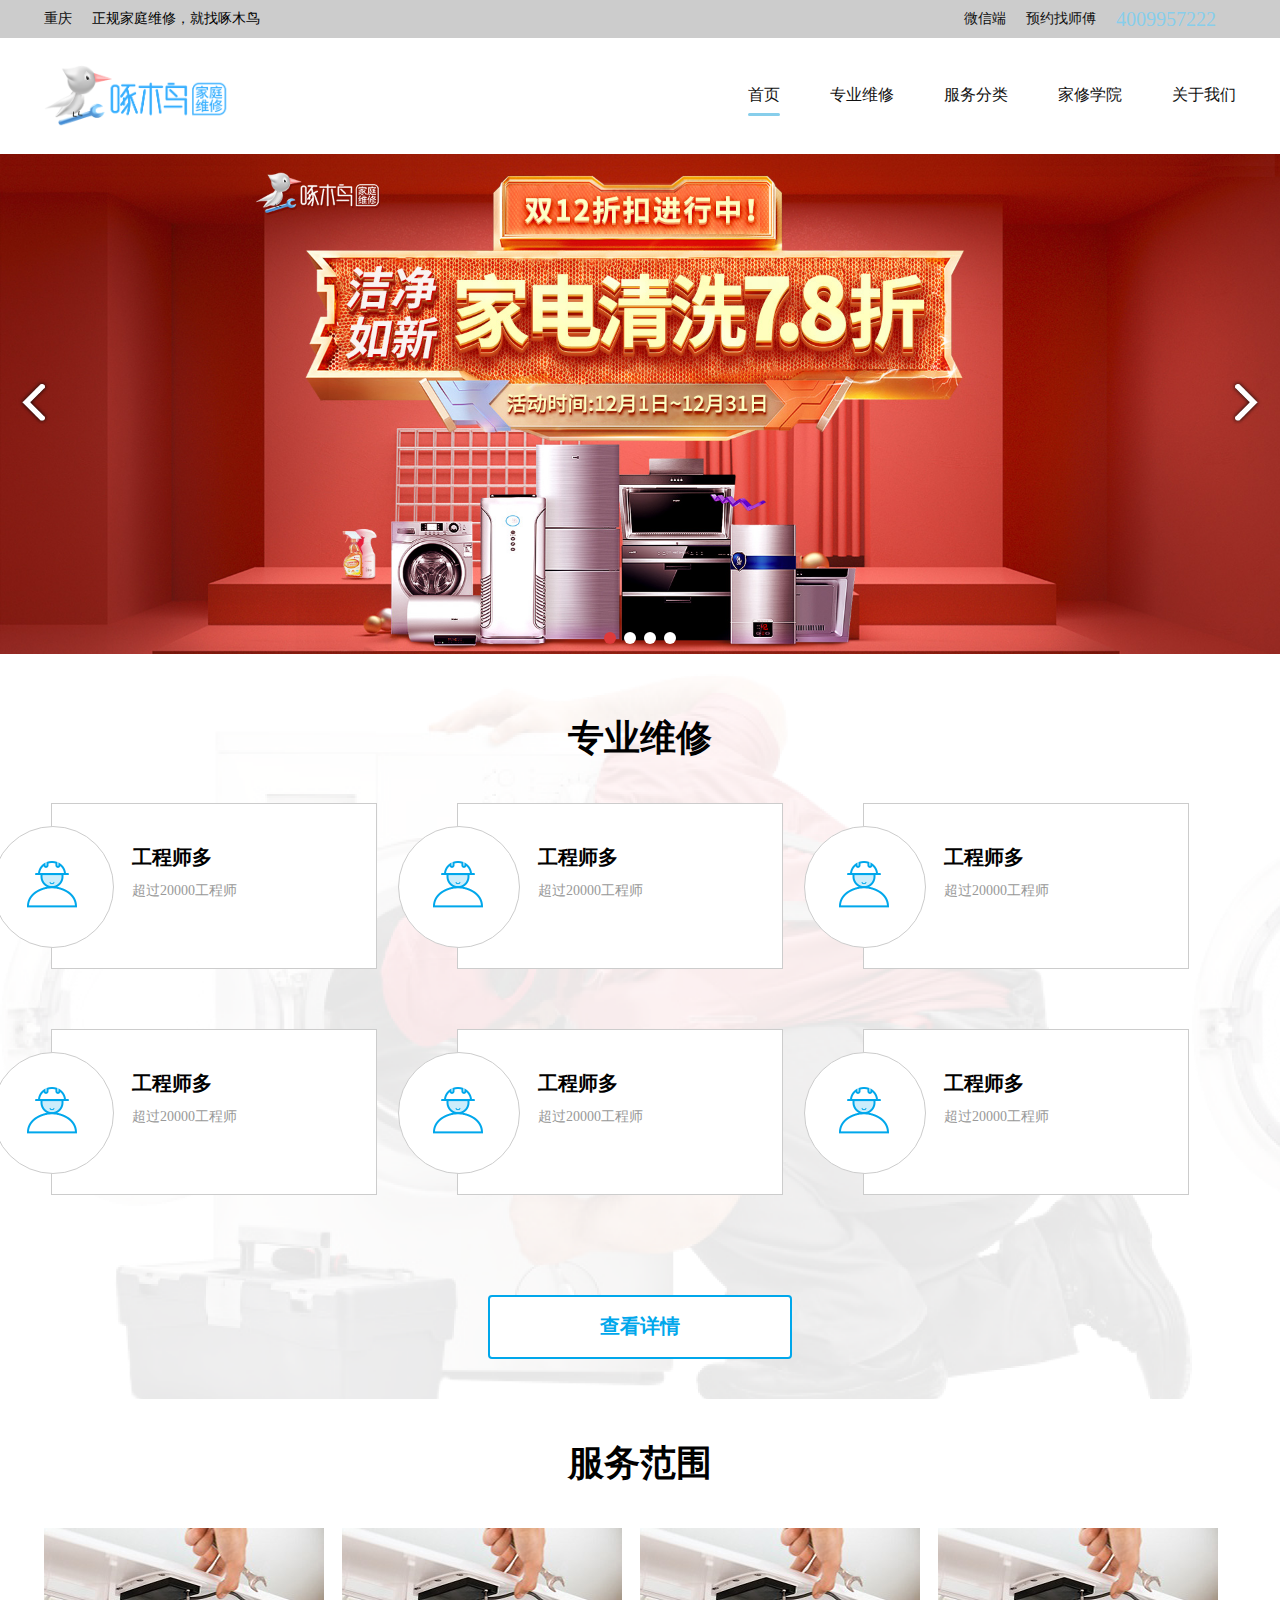
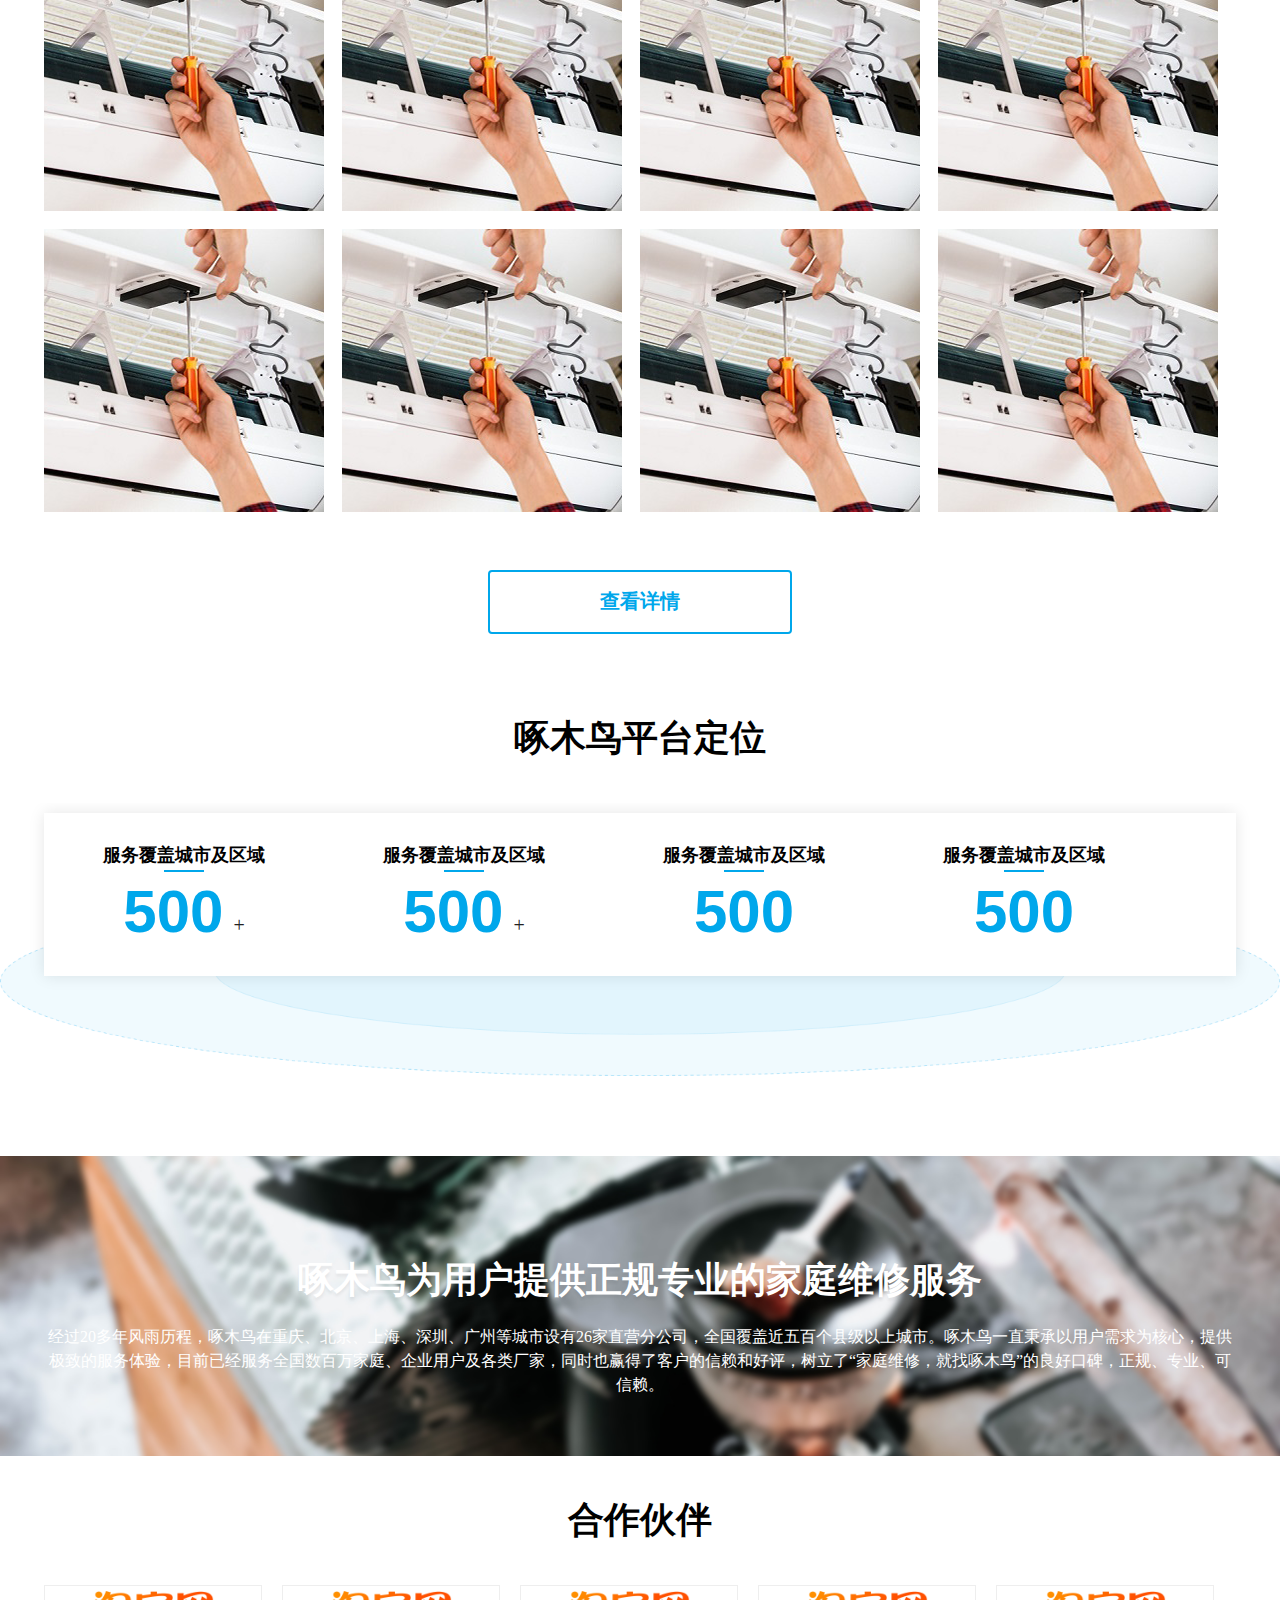
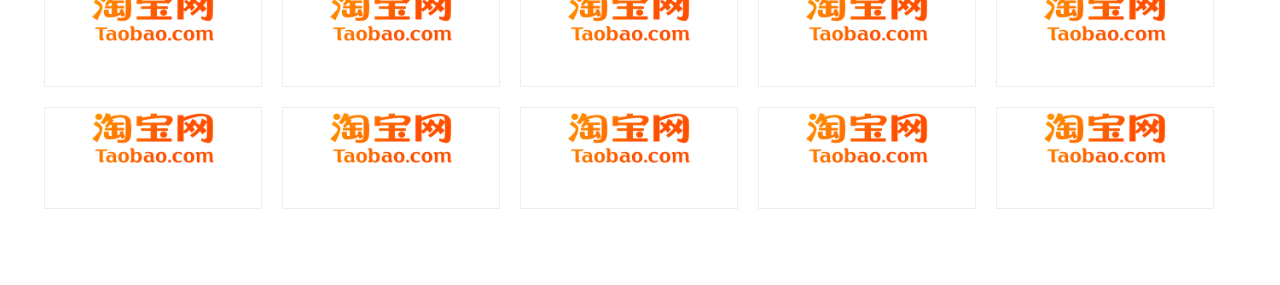
<file: index.html>
<!DOCTYPE html>
<html lang="en">

<head>
    <meta charset="UTF-8">
    <meta name="viewport" content="width=device-width, initial-scale=1.0">
    <title>Document</title>
    <link rel="stylesheet" href="css/reset.css">
    <link rel="stylesheet" href="css/public.css">
    <link rel="stylesheet" href="css/index.css">
    <link rel="stylesheet" href="css/indext.css">
    <link rel="stylesheet" href="css/ft-carousel.css">
</head>

<body>
    <header>
        <div class="header_bar">
            <div class="container clear">
                <div class="container_left">
                    <i></i>
                    <a href="" class="curr">重庆</a>
                    <h3>正规家庭维修，就找啄木鸟</h3>
                </div>
                <div class="container_right">
                    <a href="" class="curr">微信端</a>
                    <a href="" title="预约找师傅">
                        <h3>预约找师傅</h3>
                    </a>
                    <a href="" title="4009957222">
                        <i></i>
                        <h3 class="tel">4009957222</h3>
                    </a>

                </div>
            </div>
        </div>
        <div class="header_nav">
            <div class="container">
                <h2><img src="img/index/a2.png" alt=""></h2>
                <ul>
                    <li class="index">
                        <a href="">首页</a>
                    </li>
                    <li class="repair">
                        <a href="">专业维修</a>
                    </li>
                    <li class="service">
                        <a href="">服务分类</a>
                    </li>
                    <li class="news">
                        <a href="">家修学院</a>
                        <div class="container_news_layer">
                            <a href="">家修问答</a>
                            <a href="">行业资讯</a>
                        </div>
                    </li>
                    <li class="about">
                        <a href="">关于我们</a>
                    </li>
                    <div class="slider"></div>
                </ul>
            </div>
        </div>
    </header>
    <!-- 轮播 -->
    <div class="banner">
        <div class="example">
            <div class="ft-carousel" id="carousel_1">
                <ul class="carousel-inner">
                    <li class="carousel-item"><img src="img/index/a3.jpg" /></li>
                    <li class="carousel-item"><img src="img/index/a4.jpg" /></li>
                    <li class="carousel-item"><img src="img/index/a5.png" /></li>
                    <li class="carousel-item"><img src="img/index/a6.jpg" /></li>
                </ul>
            </div>
        </div>
    </div>
    <!-- 专业维修 -->
    <div class="repair_part">
        <div class="part_title">
            <h3>专业维修</h3>
        </div>
        <ul>
        </ul>
        <div class="part_link">
            <a href="#">查看详情</a>
        </div>
    </div>
    <!-- 服务范围 -->
    <div class="ser_part">
        <h3>服务范围</h3>
    </div>
    <div class="ser_part_pic">
        <ul>
        </ul>
    </div>
    <div class="part_link">
        <a href="#">查看详情</a>
    </div>
    <!-- 平台定位 -->
    <div class="part_title">
        <h3>啄木鸟平台定位</h3>
    </div>
    <div class="data_part">
        <ul class="part_content">
        </ul>
    </div>
    <div class="conment_part">
        <div class="title">啄木鸟为用户提供正规专业的家庭维修服务</div>
        <div class="desc">经过20多年风雨历程，啄木鸟在重庆、北京、上海、深圳、广州等城市设有26家直营分公司，全国覆盖近五百个县级以上城市。啄木鸟一直秉承以用户需求为核心，提供极致的服务体验，目前已经服务全国数百万家庭、企业用户及各类厂家，同时也赢得了客户的信赖和好评，树立了“家庭维修，就找啄木鸟”的良好口碑，正规、专业、可信赖。</div>
    </div>
    <!-- 合作伙伴 -->
    <div class="partner_part">
        <div class="part_title">
            <h3>合作伙伴</h3>
        </div>
    </div>
    <div class="carousel_part">
        <div class="carousel_container">
        </div>
    </div>

    <footer>

    </footer>
    <script src="js/jquery-1.11.3.js"></script>
    <script src="js/ft-carousel.min.js" type="text/javascript" charset="utf-8"></script>
    <script src="js/index.js"></script>
</body>

</html>
</file>
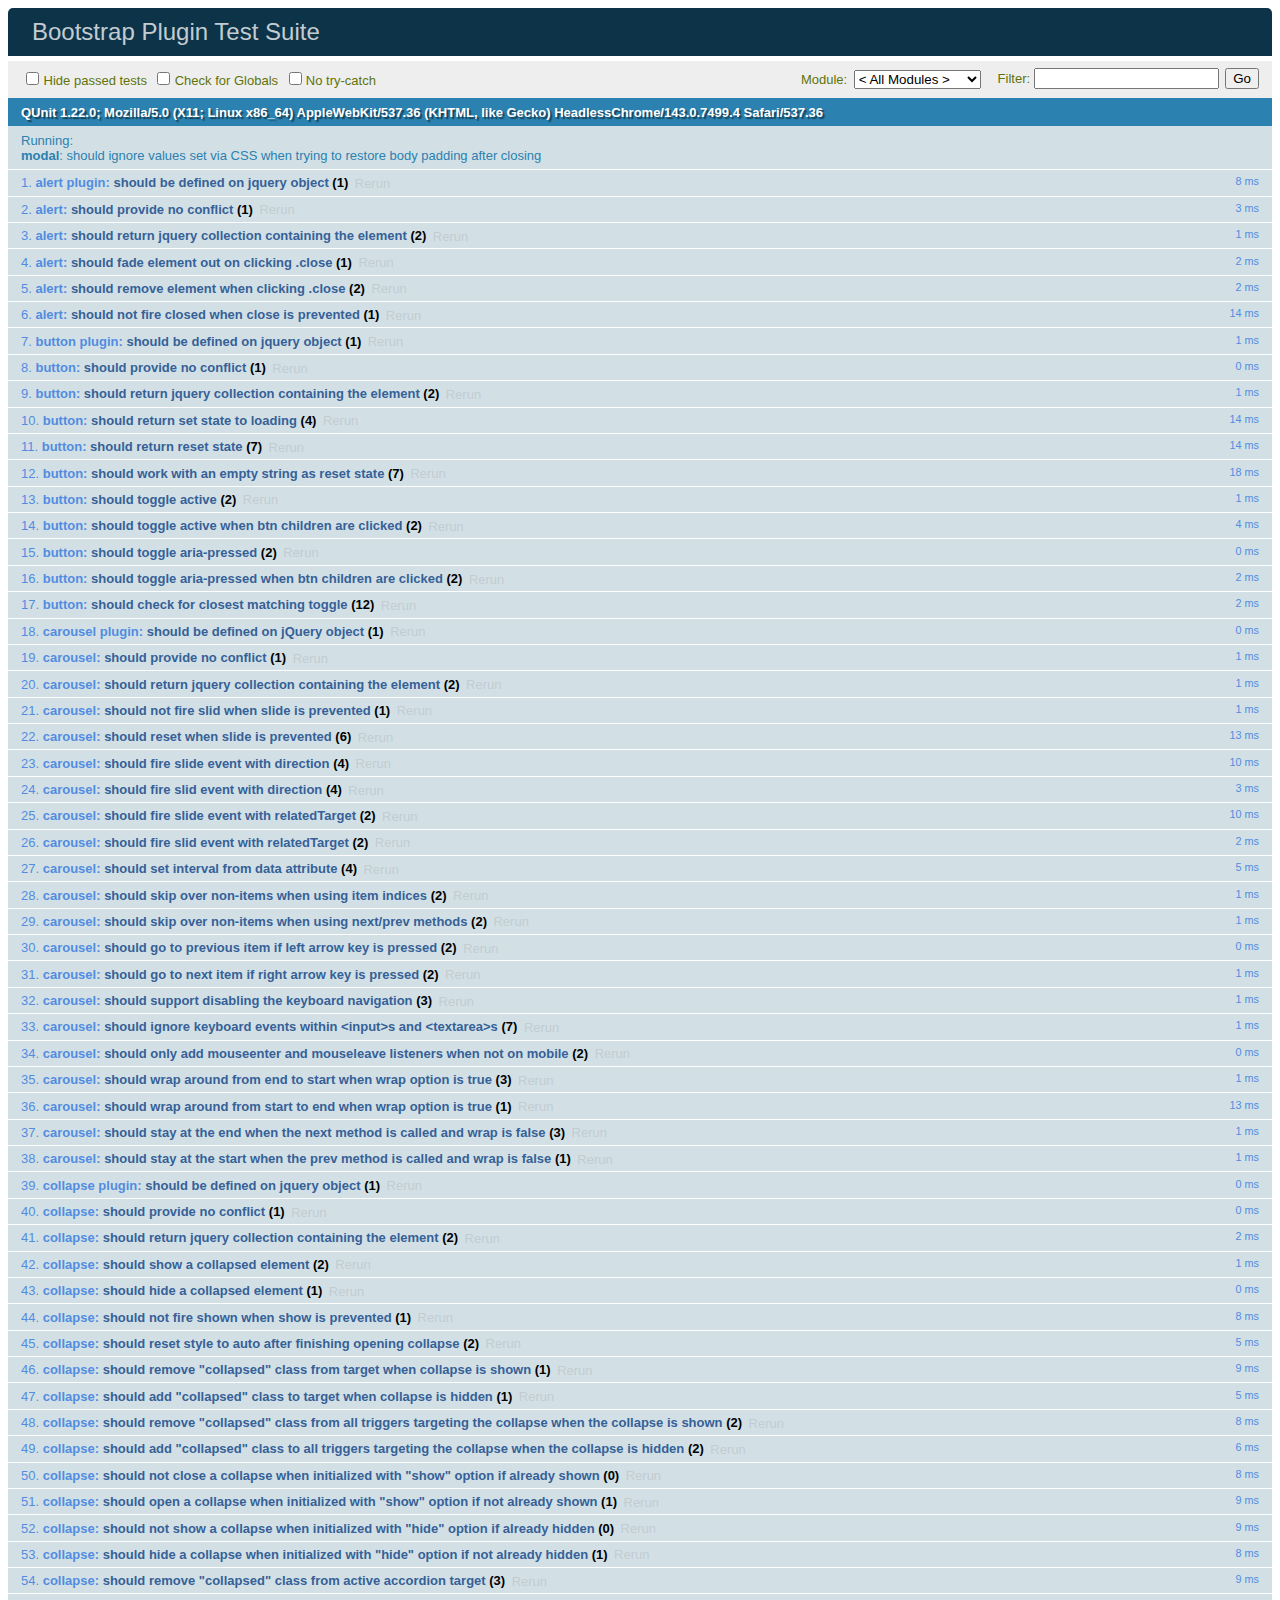
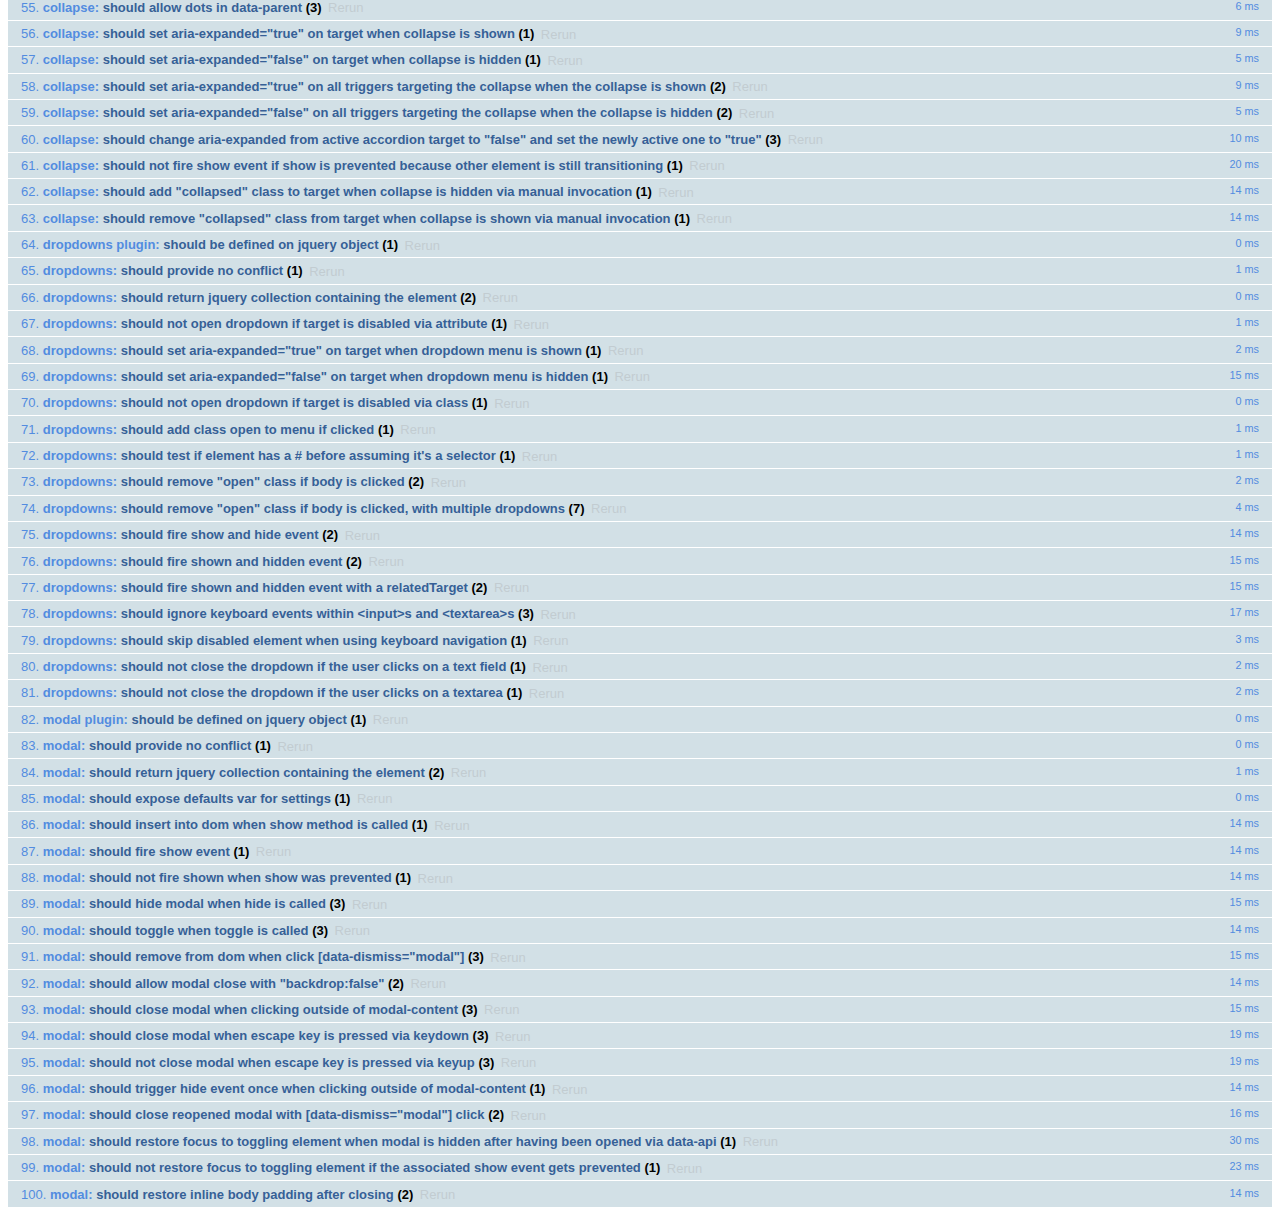
<file: bootstrap-3.3.7/bootstrap-3.3.7/js/tests/index.html>
<!DOCTYPE html>
<html>
  <head>
    <meta charset="utf-8">
    <title>Bootstrap Plugin Test Suite</title>
    <meta name="viewport" content="width=device-width, initial-scale=1">

    <!-- jQuery -->
    <script src="vendor/jquery.min.js"></script>
    <script>
      // Disable jQuery event aliases to ensure we don't accidentally use any of them
      (function () {
        var eventAliases = [
          'blur',
          'focus',
          'focusin',
          'focusout',
          'load',
          'resize',
          'scroll',
          'unload',
          'click',
          'dblclick',
          'mousedown',
          'mouseup',
          'mousemove',
          'mouseover',
          'mouseout',
          'mouseenter',
          'mouseleave',
          'change',
          'select',
          'submit',
          'keydown',
          'keypress',
          'keyup',
          'error',
          'contextmenu',
          'hover',
          'bind',
          'unbind',
          'delegate',
          'undelegate'
        ]
        for (var i = 0; i < eventAliases.length; i++) {
          var eventAlias = eventAliases[i]
          $.fn[eventAlias] = function () {
            throw new Error('Using the ".' + eventAlias + '()" method is not allowed, so that Bootstrap can be compatible with custom jQuery builds which exclude the "event aliases" module that defines said method. See https://github.com/twbs/bootstrap/blob/master/CONTRIBUTING.md#js')
          }
        }
      })()
    </script>

    <!-- QUnit -->
    <link rel="stylesheet" href="vendor/qunit.css" media="screen">
    <script src="vendor/qunit.js"></script>
    <script>
      // See https://github.com/axemclion/grunt-saucelabs#test-result-details-with-qunit
      var log = []
      // Require assert.expect in each test
      QUnit.config.requireExpects = true
      QUnit.done(function (testResults) {
        var tests = []
        for (var i = 0, len = log.length; i < len; i++) {
          var details = log[i]
          tests.push({
            name: details.name,
            result: details.result,
            expected: details.expected,
            actual: details.actual,
            source: details.source
          })
        }
        testResults.tests = tests

        window.global_test_results = testResults
      })

      QUnit.testStart(function (testDetails) {
        $(window).scrollTop(0)
        QUnit.log(function (details) {
          if (!details.result) {
            details.name = testDetails.name
            log.push(details)
          }
        })
      })

      // Cleanup
      QUnit.testDone(function () {
        $('#qunit-fixture').empty()
        $('#modal-test, .modal-backdrop').remove()
      })

      // Display fixture on-screen on iOS to avoid false positives
      if (/iPhone|iPad|iPod/.test(navigator.userAgent)) {
        QUnit.begin(function() {
          $('#qunit-fixture').css({ top: 0, left: 0 })
        })

        QUnit.done(function () {
          $('#qunit-fixture').css({ top: '', left: '' })
        })
      }

      // Disable deprecated global QUnit method aliases in preparation for QUnit v2
      (function () {
        var methodNames = [
          'async',
          'asyncTest',
          'deepEqual',
          'equal',
          'expect',
          'module',
          'notDeepEqual',
          'notEqual',
          'notPropEqual',
          'notStrictEqual',
          'ok',
          'propEqual',
          'push',
          'start',
          'stop',
          'strictEqual',
          'test',
          'throws'
        ];
        for (var i = 0; i < methodNames.length; i++) {
          var methodName = methodNames[i];
          window[methodName] = undefined;
        }
      })();
    </script>

    <!-- Plugin sources -->
    <script>$.support.transition = false</script>
    <script src="../../js/alert.js"></script>
    <script src="../../js/button.js"></script>
    <script src="../../js/carousel.js"></script>
    <script src="../../js/collapse.js"></script>
    <script src="../../js/dropdown.js"></script>
    <script src="../../js/modal.js"></script>
    <script src="../../js/scrollspy.js"></script>
    <script src="../../js/tab.js"></script>
    <script src="../../js/tooltip.js"></script>
    <script src="../../js/popover.js"></script>
    <script src="../../js/affix.js"></script>

    <!-- Unit tests -->
    <script src="unit/alert.js"></script>
    <script src="unit/button.js"></script>
    <script src="unit/carousel.js"></script>
    <script src="unit/collapse.js"></script>
    <script src="unit/dropdown.js"></script>
    <script src="unit/modal.js"></script>
    <script src="unit/scrollspy.js"></script>
    <script src="unit/tab.js"></script>
    <script src="unit/tooltip.js"></script>
    <script src="unit/popover.js"></script>
    <script src="unit/affix.js"></script>

  </head>
  <body>
    <div id="qunit-container">
      <div id="qunit"></div>
      <div id="qunit-fixture"></div>
    </div>
  </body>
</html>
</file>
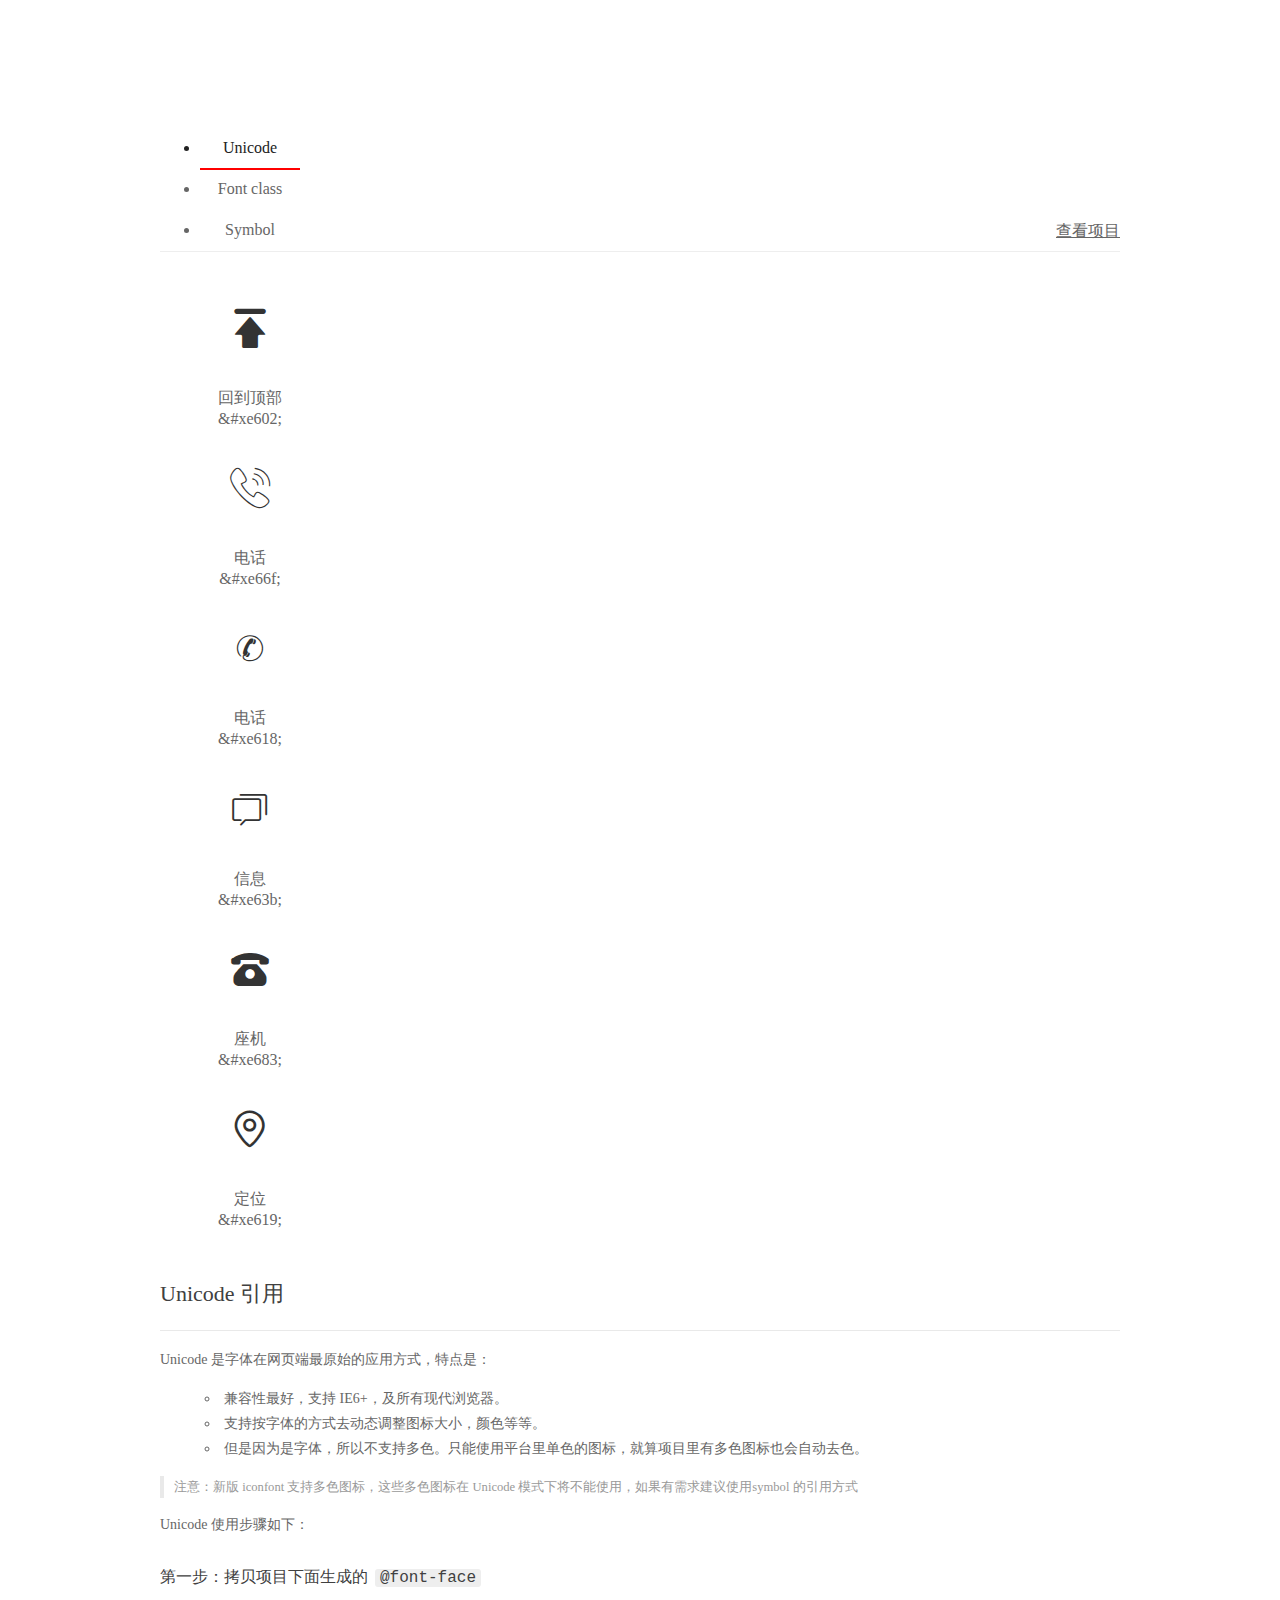
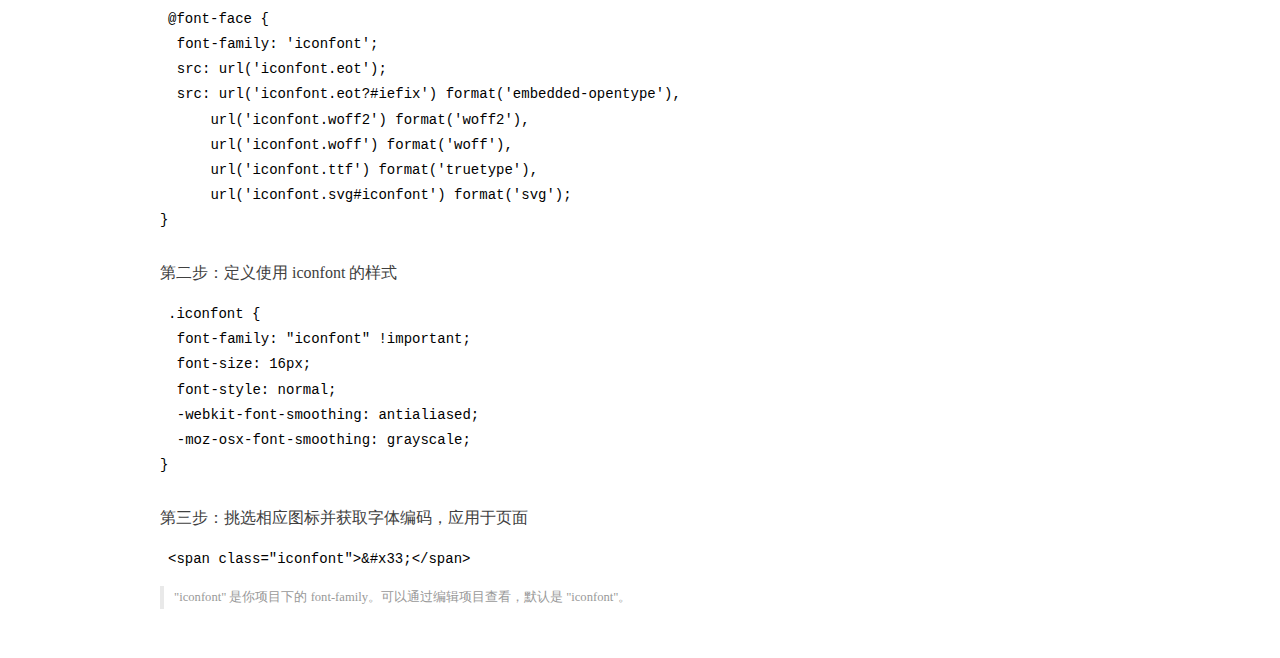
<file: font/demo_index.html>
<!DOCTYPE html>
<html>
<head>
  <meta charset="utf-8"/>
  <title>IconFont Demo</title>
  <link rel="shortcut icon" href="https://img.alicdn.com/tps/i4/TB1_oz6GVXXXXaFXpXXJDFnIXXX-64-64.ico" type="image/x-icon"/>
  <link rel="stylesheet" href="https://g.alicdn.com/thx/cube/1.3.2/cube.min.css">
  <link rel="stylesheet" href="demo.css">
  <link rel="stylesheet" href="iconfont.css">
  <script src="iconfont.js"></script>
  <!-- jQuery -->
  <script src="https://a1.alicdn.com/oss/uploads/2018/12/26/7bfddb60-08e8-11e9-9b04-53e73bb6408b.js"></script>
  <!-- 代码高亮 -->
  <script src="https://a1.alicdn.com/oss/uploads/2018/12/26/a3f714d0-08e6-11e9-8a15-ebf944d7534c.js"></script>
</head>
<body>
  <div class="main">
    <h1 class="logo"><a href="https://www.iconfont.cn/" title="iconfont 首页" target="_blank">&#xe86b;</a></h1>
    <div class="nav-tabs">
      <ul id="tabs" class="dib-box">
        <li class="dib active"><span>Unicode</span></li>
        <li class="dib"><span>Font class</span></li>
        <li class="dib"><span>Symbol</span></li>
      </ul>
      
      <a href="https://www.iconfont.cn/manage/index?manage_type=myprojects&projectId=2280062" target="_blank" class="nav-more">查看项目</a>
      
    </div>
    <div class="tab-container">
      <div class="content unicode" style="display: block;">
          <ul class="icon_lists dib-box">
          
            <li class="dib">
              <span class="icon iconfont">&#xe602;</span>
                <div class="name">回到顶部</div>
                <div class="code-name">&amp;#xe602;</div>
              </li>
          
            <li class="dib">
              <span class="icon iconfont">&#xe66f;</span>
                <div class="name">电话</div>
                <div class="code-name">&amp;#xe66f;</div>
              </li>
          
            <li class="dib">
              <span class="icon iconfont">&#xe618;</span>
                <div class="name">电话</div>
                <div class="code-name">&amp;#xe618;</div>
              </li>
          
            <li class="dib">
              <span class="icon iconfont">&#xe63b;</span>
                <div class="name">信息</div>
                <div class="code-name">&amp;#xe63b;</div>
              </li>
          
            <li class="dib">
              <span class="icon iconfont">&#xe683;</span>
                <div class="name">座机</div>
                <div class="code-name">&amp;#xe683;</div>
              </li>
          
            <li class="dib">
              <span class="icon iconfont">&#xe619;</span>
                <div class="name">定位</div>
                <div class="code-name">&amp;#xe619;</div>
              </li>
          
          </ul>
          <div class="article markdown">
          <h2 id="unicode-">Unicode 引用</h2>
          <hr>

          <p>Unicode 是字体在网页端最原始的应用方式，特点是：</p>
          <ul>
            <li>兼容性最好，支持 IE6+，及所有现代浏览器。</li>
            <li>支持按字体的方式去动态调整图标大小，颜色等等。</li>
            <li>但是因为是字体，所以不支持多色。只能使用平台里单色的图标，就算项目里有多色图标也会自动去色。</li>
          </ul>
          <blockquote>
            <p>注意：新版 iconfont 支持多色图标，这些多色图标在 Unicode 模式下将不能使用，如果有需求建议使用symbol 的引用方式</p>
          </blockquote>
          <p>Unicode 使用步骤如下：</p>
          <h3 id="-font-face">第一步：拷贝项目下面生成的 <code>@font-face</code></h3>
<pre><code class="language-css"
>@font-face {
  font-family: 'iconfont';
  src: url('iconfont.eot');
  src: url('iconfont.eot?#iefix') format('embedded-opentype'),
      url('iconfont.woff2') format('woff2'),
      url('iconfont.woff') format('woff'),
      url('iconfont.ttf') format('truetype'),
      url('iconfont.svg#iconfont') format('svg');
}
</code></pre>
          <h3 id="-iconfont-">第二步：定义使用 iconfont 的样式</h3>
<pre><code class="language-css"
>.iconfont {
  font-family: "iconfont" !important;
  font-size: 16px;
  font-style: normal;
  -webkit-font-smoothing: antialiased;
  -moz-osx-font-smoothing: grayscale;
}
</code></pre>
          <h3 id="-">第三步：挑选相应图标并获取字体编码，应用于页面</h3>
<pre>
<code class="language-html"
>&lt;span class="iconfont"&gt;&amp;#x33;&lt;/span&gt;
</code></pre>
          <blockquote>
            <p>"iconfont" 是你项目下的 font-family。可以通过编辑项目查看，默认是 "iconfont"。</p>
          </blockquote>
          </div>
      </div>
      <div class="content font-class">
        <ul class="icon_lists dib-box">
          
          <li class="dib">
            <span class="icon iconfont icon-tubiao02"></span>
            <div class="name">
              回到顶部
            </div>
            <div class="code-name">.icon-tubiao02
            </div>
          </li>
          
          <li class="dib">
            <span class="icon iconfont icon-dianhua"></span>
            <div class="name">
              电话
            </div>
            <div class="code-name">.icon-dianhua
            </div>
          </li>
          
          <li class="dib">
            <span class="icon iconfont icon-iconfontzhizuobiaozhun25"></span>
            <div class="name">
              电话
            </div>
            <div class="code-name">.icon-iconfontzhizuobiaozhun25
            </div>
          </li>
          
          <li class="dib">
            <span class="icon iconfont icon-xinxi"></span>
            <div class="name">
              信息
            </div>
            <div class="code-name">.icon-xinxi
            </div>
          </li>
          
          <li class="dib">
            <span class="icon iconfont icon-zuoji"></span>
            <div class="name">
              座机
            </div>
            <div class="code-name">.icon-zuoji
            </div>
          </li>
          
          <li class="dib">
            <span class="icon iconfont icon-dingwei"></span>
            <div class="name">
              定位
            </div>
            <div class="code-name">.icon-dingwei
            </div>
          </li>
          
        </ul>
        <div class="article markdown">
        <h2 id="font-class-">font-class 引用</h2>
        <hr>

        <p>font-class 是 Unicode 使用方式的一种变种，主要是解决 Unicode 书写不直观，语意不明确的问题。</p>
        <p>与 Unicode 使用方式相比，具有如下特点：</p>
        <ul>
          <li>兼容性良好，支持 IE8+，及所有现代浏览器。</li>
          <li>相比于 Unicode 语意明确，书写更直观。可以很容易分辨这个 icon 是什么。</li>
          <li>因为使用 class 来定义图标，所以当要替换图标时，只需要修改 class 里面的 Unicode 引用。</li>
          <li>不过因为本质上还是使用的字体，所以多色图标还是不支持的。</li>
        </ul>
        <p>使用步骤如下：</p>
        <h3 id="-fontclass-">第一步：引入项目下面生成的 fontclass 代码：</h3>
<pre><code class="language-html">&lt;link rel="stylesheet" href="./iconfont.css"&gt;
</code></pre>
        <h3 id="-">第二步：挑选相应图标并获取类名，应用于页面：</h3>
<pre><code class="language-html">&lt;span class="iconfont icon-xxx"&gt;&lt;/span&gt;
</code></pre>
        <blockquote>
          <p>"
            iconfont" 是你项目下的 font-family。可以通过编辑项目查看，默认是 "iconfont"。</p>
        </blockquote>
      </div>
      </div>
      <div class="content symbol">
          <ul class="icon_lists dib-box">
          
            <li class="dib">
                <svg class="icon svg-icon" aria-hidden="true">
                  <use xlink:href="#icon-tubiao02"></use>
                </svg>
                <div class="name">回到顶部</div>
                <div class="code-name">#icon-tubiao02</div>
            </li>
          
            <li class="dib">
                <svg class="icon svg-icon" aria-hidden="true">
                  <use xlink:href="#icon-dianhua"></use>
                </svg>
                <div class="name">电话</div>
                <div class="code-name">#icon-dianhua</div>
            </li>
          
            <li class="dib">
                <svg class="icon svg-icon" aria-hidden="true">
                  <use xlink:href="#icon-iconfontzhizuobiaozhun25"></use>
                </svg>
                <div class="name">电话</div>
                <div class="code-name">#icon-iconfontzhizuobiaozhun25</div>
            </li>
          
            <li class="dib">
                <svg class="icon svg-icon" aria-hidden="true">
                  <use xlink:href="#icon-xinxi"></use>
                </svg>
                <div class="name">信息</div>
                <div class="code-name">#icon-xinxi</div>
            </li>
          
            <li class="dib">
                <svg class="icon svg-icon" aria-hidden="true">
                  <use xlink:href="#icon-zuoji"></use>
                </svg>
                <div class="name">座机</div>
                <div class="code-name">#icon-zuoji</div>
            </li>
          
            <li class="dib">
                <svg class="icon svg-icon" aria-hidden="true">
                  <use xlink:href="#icon-dingwei"></use>
                </svg>
                <div class="name">定位</div>
                <div class="code-name">#icon-dingwei</div>
            </li>
          
          </ul>
          <div class="article markdown">
          <h2 id="symbol-">Symbol 引用</h2>
          <hr>

          <p>这是一种全新的使用方式，应该说这才是未来的主流，也是平台目前推荐的用法。相关介绍可以参考这篇<a href="">文章</a>
            这种用法其实是做了一个 SVG 的集合，与另外两种相比具有如下特点：</p>
          <ul>
            <li>支持多色图标了，不再受单色限制。</li>
            <li>通过一些技巧，支持像字体那样，通过 <code>font-size</code>, <code>color</code> 来调整样式。</li>
            <li>兼容性较差，支持 IE9+，及现代浏览器。</li>
            <li>浏览器渲染 SVG 的性能一般，还不如 png。</li>
          </ul>
          <p>使用步骤如下：</p>
          <h3 id="-symbol-">第一步：引入项目下面生成的 symbol 代码：</h3>
<pre><code class="language-html">&lt;script src="./iconfont.js"&gt;&lt;/script&gt;
</code></pre>
          <h3 id="-css-">第二步：加入通用 CSS 代码（引入一次就行）：</h3>
<pre><code class="language-html">&lt;style&gt;
.icon {
  width: 1em;
  height: 1em;
  vertical-align: -0.15em;
  fill: currentColor;
  overflow: hidden;
}
&lt;/style&gt;
</code></pre>
          <h3 id="-">第三步：挑选相应图标并获取类名，应用于页面：</h3>
<pre><code class="language-html">&lt;svg class="icon" aria-hidden="true"&gt;
  &lt;use xlink:href="#icon-xxx"&gt;&lt;/use&gt;
&lt;/svg&gt;
</code></pre>
          </div>
      </div>

    </div>
  </div>
  <script>
  $(document).ready(function () {
      $('.tab-container .content:first').show()

      $('#tabs li').click(function (e) {
        var tabContent = $('.tab-container .content')
        var index = $(this).index()

        if ($(this).hasClass('active')) {
          return
        } else {
          $('#tabs li').removeClass('active')
          $(this).addClass('active')

          tabContent.hide().eq(index).fadeIn()
        }
      })
    })
  </script>
</body>
</html>
</file>
<file: css/public.css>
@charset "utf-8";

/*/
头部第一部分！！！！！！！
/*/

.header_bar {
    background-color: #ccc;
}

.header_bar .container {
    position: relative;
    margin: 0 auto;
    width: 1192px;
}

.header_bar .container_left {
    float: left;
    display: flex;
}

.header_bar .container h3 {
    font-size: 14px;
    line-height: 38px;
    /* font-weight: 600; */
}

.header_bar .container_right {
    float: right;
    display: flex;
    justify-content: space-between;
}

.header_bar .container a {
    font-size: 14px;
    color: #111;
    line-height: 38px;
    margin-right: 20px;
}


/* .header_bar .container .repair a {
    font-size: 36px;
} */

.header_bar .container a .tel {
    font-size: 20px;
    color: skyblue;
    width: 100%;
}


/*/
头部第二部分！！！！
/*/

.header_nav .container {
    width: 1192px;
    height: 78px;
    margin: auto;
    display: flex;
    padding-top: 18px;
    justify-content: space-between;
}

.repair_part .part_title h3 {
    font-size: 36px;
}

.header_nav .container h2 {
    width: 184px;
    height: 60px;
}

.header_nav .container h2 img {
    width: 100%;
    margin-top: 9px;
}

.header_nav .container ul {
    height: 100%;
    display: flex;
    position: relative;
}

.header_nav .container li {
    height: 100%;
    font-size: 16px;
    line-height: 78px;
    margin-right: 50px;
}

.header_nav .container li a {
    color: #111;
}

.header_nav .container li:nth-of-type(5) {
    margin-right: 0px;
}

.header_nav .container .slider {
    width: 32px;
    height: 3px;
    background: skyblue;
    border-radius: 3px;
    position: absolute;
    top: 57px;
    left: 0px;
    transition: 0.3s;
}

.header_nav .container .container_news_layer {
    width: 100px;
    height: 100px;
    position: absolute;
    left: 290px;
    top: 100px;
    display: none;
    opacity: 0;
    z-index: 2;
    background-color: white;
}

.header_nav .container .container_news_layer a {
    display: block;
    height: 50px;
    line-height: 50px;
    text-align: center;
    font-size: 14px;
}


/* 
轮播 ！！！！！！！！！！！！！！
*/

.example {
    width: 100%;
    height: 500px;
    font-size: 40px;
    text-align: center;
    margin: 20px auto;
}

.carousel-item {
    line-height: 336px;
    color: #fff;
    font-family: Arial Black
}


/* 
专业维修！！！！！！！！！！！！！！！！！
 */

.repair_part {
    width: 100%;
    position: relative;
    background: url("../img/index/A44.png");
    background-size: 1192px auto;
}

.part_title {
    padding: 40px 0 40px;
    font-size: 36px;
    text-align: center;
}

.repair_part .part_title h3 {
    font-weight: 600;
}

.repair_part ul {
    display: block;
    margin: 0 auto;
    width: 1192px;
    text-align: center;
}

.repair_part ul li {
    position: relative;
    display: inline-block;
    margin: 0 40px 60px 40px;
    width: 324px;
    height: 164px;
    background-color: #fff;
    border: 1px solid #ccc;
    transition: all .3s;
}

.repair_part ul li:nth-of-type(3n-2) {
    margin-left: 0;
}

.repair_part ul div {
    position: absolute;
    left: -60px;
    top: 22px;
    width: 120px;
    height: 120px;
    color: #00a7eb;
    font-size: 50px;
    line-height: 120px;
    background-color: #fff;
    border-radius: 50%;
    border: 1px solid #ccc;
    transition: all .3s;
}

.repair_part ul div img {
    margin: 32px 0 0 34px;
    width: 50px;
    height: 50px;
    vertical-align: initial;
}

.repair_part ul b {
    margin: 40px 20px 0 80px;
    display: block;
    font-size: 20px;
    font-weight: 700;
    text-align: left;
}

.repair_part ul p {
    margin: 8px 20px 0 80px;
    display: block;
    color: #999;
    font-size: 14px;
    line-height: 24px;
    text-align: left;
}

.part_link {
    display: block;
    margin: 0 auto;
    text-align: center;
}

.part_link a {
    display: inline-block;
    margin: 40px auto;
    width: 300px;
    height: 60px;
    color: #00a7eb;
    font-size: 20px;
    font-weight: 700;
    line-height: 58px;
    background-color: #fff;
    border: 2px solid #00a7eb;
    border-radius: 4px;
    transition: all .3s;
    cursor: pointer;
}

.part_link a:hover {
    color: #fff;
    background-color: #00a7eb;
}
</file>
<file: css/index.css>
@charset "utf-8";
</file>
<file: css/indext.css>
.ser_part {
  padding: 40px 0 40px;
  font-size: 36px;
  text-align: center;
}

.ser_part h3 {
  font-weight: 600;
  font-size: 36px;
}

.ser_part_pic ul {
  display: block;
  margin: 0 auto;
  width: 1192px;
  font-size: 0;
  text-align: center;
}

.ser_part_pic ul li {
  overflow: hidden;
  position: relative;
  display: inline-block;
  margin: 0 18px 18px 0;
  width: 280px;
  height: 283px;
}

.ser_part_pic ul li .cover {
  width: 100%;
  height: 100%;
  overflow: hidden;
  transition: all .3s;
}

.ser_part_pic ul li .info {
  position: absolute;
  left: 0;
  bottom: 18%;
  width: 100%;
  height: 100%;
  z-index: 1;
  transform: translate(0, 82%);
  transition: all .3s;
  background-color: #061920;
  opacity: 0;
}

.ser_part_pic ul li .info .info_content {
  margin-top: 28%;
  display: inline-block;
  width: 283px;
  height: 283px;
  color: #fff;
}

.ser_part_pic ul li .info .info_content h4 {
  padding: 0 20px;
  display: block;
  position: relative;
  font-size: 20px;
  font-weight: 700;
  text-align: center;
}

.ser_part_pic ul li .info .info_content h4:after {
  bottom: -10px;
  transition: all .3s;
  content: '';
  position: absolute;
  left: 50%;
  margin-left: -20px;
  width: 40px;
  height: 3px;
  background-color: #00a7eb;
}

.ser_part_pic ul li .info .info_content p {
  padding: 0 20px;
  display: block;
  text-align: left;
  transition: all .3s;
  margin-top: 20px;
  font-size: 14px;
  line-height: 24px;
}

.ser_part_pic ul li .info .info_content .info_look {
  transition: all .3s;
  margin-right: 20px;
  float: right;
  font-size: 14px;
  cursor: pointer;
}

.ser_part_pic ul li .info .info_content .info_look a {
  color: inherit;
  text-decoration: none;
  cursor: pointer;
}

.ser_part_pic ul li .info .info_content .info_look a:hover {
  color: #00a7eb;
}

.part_title h3 {
  font-weight: 600;
  font-size: 36px;
}

.data_part {
  position: relative;
  overflow: hidden;
  width: 100%;
  padding-bottom: 90px;
  background-image: url(../img/index/back.png);
  background-position: center bottom;
  background-repeat: no-repeat;
  background-size: 100%;
}

.data_part .part_content {
  display: block;
  margin: 10px auto;
  width: 1192px;
  background-color: #fff;
  box-shadow: 0 0 15px rgba(0, 0, 0, 0.1);
}

.data_part .part_content li {
  margin: 30px 40px;
  display: inline-block;
  width: 200px;
  text-align: center;
  vertical-align: top;
}

.data_part .part_content li .title {
  position: relative;
  font-size: 18px;
  font-weight: 600;
  vertical-align: top;
}

.data_part .part_content li .title span {
  position: absolute;
  display: block;
  left: 80px;
  bottom: -5px;
  width: 40px;
  height: 10px;
  border-bottom: 2px solid #00a7eb;
}

.data_part .part_content li .data {
  margin-top: 10px;
  text-align: center;
}

.data_part .part_content li .data span {
  color: #00a7eb;
  font-family: 'Bahnschrift', sans-serif;
  font-size: 60px;
  font-weight: 600;
}

.data_part .part_content li .data i {
  padding-left: 6px;
  color: #222;
  font-size: 20px;
  font-weight: normal;
  font-style: normal;
}

.conment_part {
  position: relative;
  overflow: hidden;
  margin-top: 80px;
  width: 100%;
  height: 300px;
  background: url(../img/index/A29.png) center center no-repeat;
  background-size: cover;
}

.conment_part .title {
  position: relative;
  margin: 0 auto;
  width: 1192px;
  padding-top: 100px;
  color: #fff;
  font-size: 36px;
  font-weight: 600;
  text-align: center;
  text-shadow: 0 3px 3px rgba(0, 0, 0, 0.06);
}

.conment_part .desc {
  position: relative;
  margin: 0 auto;
  width: 1192px;
  padding: 20px 0 80px;
  color: #fff;
  font-size: 16px;
  line-height: 24px;
  text-align: center;
}

.carousel_part {
  height: 300px;
  width: 100%;
  position: relative;
}

.carousel_part .carousel_container {
  height: 100px;
  width: 1192px;
  margin: 0 auto;
}

.carousel_part .carousel_container div {
  display: flex;
  flex-wrap: wrap;
  flex-shrink: 0;
  width: 100%;
  height: 100%;
  position: relative;
  transition-property: transform;
}

.carousel_part .carousel_container div li {
  display: inline-block;
  margin: 0 20px 20px 0;
  width: 216px !important;
  height: 100px;
  line-height: 100px;
  text-align: center;
  background-color: #fff;
  border: 1px solid #eee;
}

.carousel_part .carousel_container div li a {
  display: inline-block;
}
</file>
<file: css/ft-carousel.css>
ul,
ol,
li,
div {
    margin: 0;
    padding: 0;
}

ul,
ol {
    list-style: none;
}

.ft-carousel {
    position: relative;
    width: 100%;
    height: 100%;
    overflow: hidden;
}

.ft-carousel .carousel-inner {
    position: absolute;
    left: 0;
    top: 0;
    height: 100%;
}

.ft-carousel .carousel-inner .carousel-item {
    float: left;
    height: 100%;
}

.ft-carousel .carousel-item img {
    width: 100%;
}

.ft-carousel .carousel-indicators {
    position: absolute;
    left: 0;
    bottom: 10px;
    width: 100%;
    text-align: center;
    font-size: 0;
}

.ft-carousel .carousel-indicators span {
    display: inline-block;
    width: 12px;
    height: 12px;
    background-color: #fff;
    margin: 0 4px;
    border-radius: 50%;
    cursor: pointer;
}

.ft-carousel .carousel-indicators span.active {
    background-color: #de3a3a;
}

.ft-carousel .carousel-btn {
    position: absolute;
    top: 50%;
    width: 50px;
    height: 45px;
    margin-top: -25px;
    cursor: pointer;
}

.ft-carousel .carousel-prev-btn {
    left: 0;
    background: url(../img/index/prev.png) no-repeat;
}

.ft-carousel .carousel-next-btn {
    right: 0;
    background: url(../img/index/next.png) no-repeat;
}
</file>
<file: font/demo.css>
/* Logo 字体 */
@font-face {
  font-family: "iconfont logo";
  src: url('https://at.alicdn.com/t/font_985780_km7mi63cihi.eot?t=1545807318834');
  src: url('https://at.alicdn.com/t/font_985780_km7mi63cihi.eot?t=1545807318834#iefix') format('embedded-opentype'),
    url('https://at.alicdn.com/t/font_985780_km7mi63cihi.woff?t=1545807318834') format('woff'),
    url('https://at.alicdn.com/t/font_985780_km7mi63cihi.ttf?t=1545807318834') format('truetype'),
    url('https://at.alicdn.com/t/font_985780_km7mi63cihi.svg?t=1545807318834#iconfont') format('svg');
}

.logo {
  font-family: "iconfont logo";
  font-size: 160px;
  font-style: normal;
  -webkit-font-smoothing: antialiased;
  -moz-osx-font-smoothing: grayscale;
}

/* tabs */
.nav-tabs {
  position: relative;
}

.nav-tabs .nav-more {
  position: absolute;
  right: 0;
  bottom: 0;
  height: 42px;
  line-height: 42px;
  color: #666;
}

#tabs {
  border-bottom: 1px solid #eee;
}

#tabs li {
  cursor: pointer;
  width: 100px;
  height: 40px;
  line-height: 40px;
  text-align: center;
  font-size: 16px;
  border-bottom: 2px solid transparent;
  position: relative;
  z-index: 1;
  margin-bottom: -1px;
  color: #666;
}


#tabs .active {
  border-bottom-color: #f00;
  color: #222;
}

.tab-container .content {
  display: none;
}

/* 页面布局 */
.main {
  padding: 30px 100px;
  width: 960px;
  margin: 0 auto;
}

.main .logo {
  color: #333;
  text-align: left;
  margin-bottom: 30px;
  line-height: 1;
  height: 110px;
  margin-top: -50px;
  overflow: hidden;
  *zoom: 1;
}

.main .logo a {
  font-size: 160px;
  color: #333;
}

.helps {
  margin-top: 40px;
}

.helps pre {
  padding: 20px;
  margin: 10px 0;
  border: solid 1px #e7e1cd;
  background-color: #fffdef;
  overflow: auto;
}

.icon_lists {
  width: 100% !important;
  overflow: hidden;
  *zoom: 1;
}

.icon_lists li {
  width: 100px;
  margin-bottom: 10px;
  margin-right: 20px;
  text-align: center;
  list-style: none !important;
  cursor: default;
}

.icon_lists li .code-name {
  line-height: 1.2;
}

.icon_lists .icon {
  display: block;
  height: 100px;
  line-height: 100px;
  font-size: 42px;
  margin: 10px auto;
  color: #333;
  -webkit-transition: font-size 0.25s linear, width 0.25s linear;
  -moz-transition: font-size 0.25s linear, width 0.25s linear;
  transition: font-size 0.25s linear, width 0.25s linear;
}

.icon_lists .icon:hover {
  font-size: 100px;
}

.icon_lists .svg-icon {
  /* 通过设置 font-size 来改变图标大小 */
  width: 1em;
  /* 图标和文字相邻时，垂直对齐 */
  vertical-align: -0.15em;
  /* 通过设置 color 来改变 SVG 的颜色/fill */
  fill: currentColor;
  /* path 和 stroke 溢出 viewBox 部分在 IE 下会显示
      normalize.css 中也包含这行 */
  overflow: hidden;
}

.icon_lists li .name,
.icon_lists li .code-name {
  color: #666;
}

/* markdown 样式 */
.markdown {
  color: #666;
  font-size: 14px;
  line-height: 1.8;
}

.highlight {
  line-height: 1.5;
}

.markdown img {
  vertical-align: middle;
  max-width: 100%;
}

.markdown h1 {
  color: #404040;
  font-weight: 500;
  line-height: 40px;
  margin-bottom: 24px;
}

.markdown h2,
.markdown h3,
.markdown h4,
.markdown h5,
.markdown h6 {
  color: #404040;
  margin: 1.6em 0 0.6em 0;
  font-weight: 500;
  clear: both;
}

.markdown h1 {
  font-size: 28px;
}

.markdown h2 {
  font-size: 22px;
}

.markdown h3 {
  font-size: 16px;
}

.markdown h4 {
  font-size: 14px;
}

.markdown h5 {
  font-size: 12px;
}

.markdown h6 {
  font-size: 12px;
}

.markdown hr {
  height: 1px;
  border: 0;
  background: #e9e9e9;
  margin: 16px 0;
  clear: both;
}

.markdown p {
  margin: 1em 0;
}

.markdown>p,
.markdown>blockquote,
.markdown>.highlight,
.markdown>ol,
.markdown>ul {
  width: 80%;
}

.markdown ul>li {
  list-style: circle;
}

.markdown>ul li,
.markdown blockquote ul>li {
  margin-left: 20px;
  padding-left: 4px;
}

.markdown>ul li p,
.markdown>ol li p {
  margin: 0.6em 0;
}

.markdown ol>li {
  list-style: decimal;
}

.markdown>ol li,
.markdown blockquote ol>li {
  margin-left: 20px;
  padding-left: 4px;
}

.markdown code {
  margin: 0 3px;
  padding: 0 5px;
  background: #eee;
  border-radius: 3px;
}

.markdown strong,
.markdown b {
  font-weight: 600;
}

.markdown>table {
  border-collapse: collapse;
  border-spacing: 0px;
  empty-cells: show;
  border: 1px solid #e9e9e9;
  width: 95%;
  margin-bottom: 24px;
}

.markdown>table th {
  white-space: nowrap;
  color: #333;
  font-weight: 600;
}

.markdown>table th,
.markdown>table td {
  border: 1px solid #e9e9e9;
  padding: 8px 16px;
  text-align: left;
}

.markdown>table th {
  background: #F7F7F7;
}

.markdown blockquote {
  font-size: 90%;
  color: #999;
  border-left: 4px solid #e9e9e9;
  padding-left: 0.8em;
  margin: 1em 0;
}

.markdown blockquote p {
  margin: 0;
}

.markdown .anchor {
  opacity: 0;
  transition: opacity 0.3s ease;
  margin-left: 8px;
}

.markdown .waiting {
  color: #ccc;
}

.markdown h1:hover .anchor,
.markdown h2:hover .anchor,
.markdown h3:hover .anchor,
.markdown h4:hover .anchor,
.markdown h5:hover .anchor,
.markdown h6:hover .anchor {
  opacity: 1;
  display: inline-block;
}

.markdown>br,
.markdown>p>br {
  clear: both;
}


.hljs {
  display: block;
  background: white;
  padding: 0.5em;
  color: #333333;
  overflow-x: auto;
}

.hljs-comment,
.hljs-meta {
  color: #969896;
}

.hljs-string,
.hljs-variable,
.hljs-template-variable,
.hljs-strong,
.hljs-emphasis,
.hljs-quote {
  color: #df5000;
}

.hljs-keyword,
.hljs-selector-tag,
.hljs-type {
  color: #a71d5d;
}

.hljs-literal,
.hljs-symbol,
.hljs-bullet,
.hljs-attribute {
  color: #0086b3;
}

.hljs-section,
.hljs-name {
  color: #63a35c;
}

.hljs-tag {
  color: #333333;
}

.hljs-title,
.hljs-attr,
.hljs-selector-id,
.hljs-selector-class,
.hljs-selector-attr,
.hljs-selector-pseudo {
  color: #795da3;
}

.hljs-addition {
  color: #55a532;
  background-color: #eaffea;
}

.hljs-deletion {
  color: #bd2c00;
  background-color: #ffecec;
}

.hljs-link {
  text-decoration: underline;
}

/* 代码高亮 */
/* PrismJS 1.15.0
https://prismjs.com/download.html#themes=prism&languages=markup+css+clike+javascript */
/**
 * prism.js default theme for JavaScript, CSS and HTML
 * Based on dabblet (http://dabblet.com)
 * @author Lea Verou
 */
code[class*="language-"],
pre[class*="language-"] {
  color: black;
  background: none;
  text-shadow: 0 1px white;
  font-family: Consolas, Monaco, 'Andale Mono', 'Ubuntu Mono', monospace;
  text-align: left;
  white-space: pre;
  word-spacing: normal;
  word-break: normal;
  word-wrap: normal;
  line-height: 1.5;

  -moz-tab-size: 4;
  -o-tab-size: 4;
  tab-size: 4;

  -webkit-hyphens: none;
  -moz-hyphens: none;
  -ms-hyphens: none;
  hyphens: none;
}

pre[class*="language-"]::-moz-selection,
pre[class*="language-"] ::-moz-selection,
code[class*="language-"]::-moz-selection,
code[class*="language-"] ::-moz-selection {
  text-shadow: none;
  background: #b3d4fc;
}

pre[class*="language-"]::selection,
pre[class*="language-"] ::selection,
code[class*="language-"]::selection,
code[class*="language-"] ::selection {
  text-shadow: none;
  background: #b3d4fc;
}

@media print {

  code[class*="language-"],
  pre[class*="language-"] {
    text-shadow: none;
  }
}

/* Code blocks */
pre[class*="language-"] {
  padding: 1em;
  margin: .5em 0;
  overflow: auto;
}

:not(pre)>code[class*="language-"],
pre[class*="language-"] {
  background: #f5f2f0;
}

/* Inline code */
:not(pre)>code[class*="language-"] {
  padding: .1em;
  border-radius: .3em;
  white-space: normal;
}

.token.comment,
.token.prolog,
.token.doctype,
.token.cdata {
  color: slategray;
}

.token.punctuation {
  color: #999;
}

.namespace {
  opacity: .7;
}

.token.property,
.token.tag,
.token.boolean,
.token.number,
.token.constant,
.token.symbol,
.token.deleted {
  color: #905;
}

.token.selector,
.token.attr-name,
.token.string,
.token.char,
.token.builtin,
.token.inserted {
  color: #690;
}

.token.operator,
.token.entity,
.token.url,
.language-css .token.string,
.style .token.string {
  color: #9a6e3a;
  background: hsla(0, 0%, 100%, .5);
}

.token.atrule,
.token.attr-value,
.token.keyword {
  color: #07a;
}

.token.function,
.token.class-name {
  color: #DD4A68;
}

.token.regex,
.token.important,
.token.variable {
  color: #e90;
}

.token.important,
.token.bold {
  font-weight: bold;
}

.token.italic {
  font-style: italic;
}

.token.entity {
  cursor: help;
}
</file>
<file: font/iconfont.css>
@font-face {font-family: "iconfont";
  src: url('iconfont.eot?t=1608342154167'); /* IE9 */
  src: url('iconfont.eot?t=1608342154167#iefix') format('embedded-opentype'), /* IE6-IE8 */
  url('[data-uri]') format('woff2'),
  url('iconfont.woff?t=1608342154167') format('woff'),
  url('iconfont.ttf?t=1608342154167') format('truetype'), /* chrome, firefox, opera, Safari, Android, iOS 4.2+ */
  url('iconfont.svg?t=1608342154167#iconfont') format('svg'); /* iOS 4.1- */
}

.iconfont {
  font-family: "iconfont" !important;
  font-size: 16px;
  font-style: normal;
  -webkit-font-smoothing: antialiased;
  -moz-osx-font-smoothing: grayscale;
}

.icon-tubiao02:before {
  content: "\e602";
}

.icon-dianhua:before {
  content: "\e66f";
}

.icon-iconfontzhizuobiaozhun25:before {
  content: "\e618";
}

.icon-xinxi:before {
  content: "\e63b";
}

.icon-zuoji:before {
  content: "\e683";
}

.icon-dingwei:before {
  content: "\e619";
}
</file>
<file: bootstrap-3.3.7/bootstrap-3.3.7/js/tests/vendor/qunit.css>
/*!
 * QUnit 1.22.0
 * https://qunitjs.com/
 *
 * Copyright jQuery Foundation and other contributors
 * Released under the MIT license
 * https://jquery.org/license
 *
 * Date: 2016-02-23T15:57Z
 */

/** Font Family and Sizes */

#qunit-tests, #qunit-header, #qunit-banner, #qunit-testrunner-toolbar, #qunit-filteredTest, #qunit-userAgent, #qunit-testresult {
	font-family: "Helvetica Neue Light", "HelveticaNeue-Light", "Helvetica Neue", Calibri, Helvetica, Arial, sans-serif;
}

#qunit-testrunner-toolbar, #qunit-filteredTest, #qunit-userAgent, #qunit-testresult, #qunit-tests li { font-size: small; }
#qunit-tests { font-size: smaller; }


/** Resets */

#qunit-tests, #qunit-header, #qunit-banner, #qunit-filteredTest, #qunit-userAgent, #qunit-testresult, #qunit-modulefilter {
	margin: 0;
	padding: 0;
}


/** Header */

#qunit-header {
	padding: 0.5em 0 0.5em 1em;

	color: #8699A4;
	background-color: #0D3349;

	font-size: 1.5em;
	line-height: 1em;
	font-weight: 400;

	border-radius: 5px 5px 0 0;
}

#qunit-header a {
	text-decoration: none;
	color: #C2CCD1;
}

#qunit-header a:hover,
#qunit-header a:focus {
	color: #FFF;
}

#qunit-testrunner-toolbar label {
	display: inline-block;
	padding: 0 0.5em 0 0.1em;
}

#qunit-banner {
	height: 5px;
}

#qunit-testrunner-toolbar {
	padding: 0.5em 1em 0.5em 1em;
	color: #5E740B;
	background-color: #EEE;
	overflow: hidden;
}

#qunit-filteredTest {
	padding: 0.5em 1em 0.5em 1em;
	background-color: #F4FF77;
	color: #366097;
}

#qunit-userAgent {
	padding: 0.5em 1em 0.5em 1em;
	background-color: #2B81AF;
	color: #FFF;
	text-shadow: rgba(0, 0, 0, 0.5) 2px 2px 1px;
}

#qunit-modulefilter-container {
	float: right;
	padding: 0.2em;
}

.qunit-url-config {
	display: inline-block;
	padding: 0.1em;
}

.qunit-filter {
	display: block;
	float: right;
	margin-left: 1em;
}

/** Tests: Pass/Fail */

#qunit-tests {
	list-style-position: inside;
}

#qunit-tests li {
	padding: 0.4em 1em 0.4em 1em;
	border-bottom: 1px solid #FFF;
	list-style-position: inside;
}

#qunit-tests > li {
	display: none;
}

#qunit-tests li.running,
#qunit-tests li.pass,
#qunit-tests li.fail,
#qunit-tests li.skipped {
	display: list-item;
}

#qunit-tests.hidepass {
	position: relative;
}

#qunit-tests.hidepass li.running,
#qunit-tests.hidepass li.pass {
	visibility: hidden;
	position: absolute;
	width:   0;
	height:  0;
	padding: 0;
	border:  0;
	margin:  0;
}

#qunit-tests li strong {
	cursor: pointer;
}

#qunit-tests li.skipped strong {
	cursor: default;
}

#qunit-tests li a {
	padding: 0.5em;
	color: #C2CCD1;
	text-decoration: none;
}

#qunit-tests li p a {
	padding: 0.25em;
	color: #6B6464;
}
#qunit-tests li a:hover,
#qunit-tests li a:focus {
	color: #000;
}

#qunit-tests li .runtime {
	float: right;
	font-size: smaller;
}

.qunit-assert-list {
	margin-top: 0.5em;
	padding: 0.5em;

	background-color: #FFF;

	border-radius: 5px;
}

.qunit-source {
	margin: 0.6em 0 0.3em;
}

.qunit-collapsed {
	display: none;
}

#qunit-tests table {
	border-collapse: collapse;
	margin-top: 0.2em;
}

#qunit-tests th {
	text-align: right;
	vertical-align: top;
	padding: 0 0.5em 0 0;
}

#qunit-tests td {
	vertical-align: top;
}

#qunit-tests pre {
	margin: 0;
	white-space: pre-wrap;
	word-wrap: break-word;
}

#qunit-tests del {
	background-color: #E0F2BE;
	color: #374E0C;
	text-decoration: none;
}

#qunit-tests ins {
	background-color: #FFCACA;
	color: #500;
	text-decoration: none;
}

/*** Test Counts */

#qunit-tests b.counts                       { color: #000; }
#qunit-tests b.passed                       { color: #5E740B; }
#qunit-tests b.failed                       { color: #710909; }

#qunit-tests li li {
	padding: 5px;
	background-color: #FFF;
	border-bottom: none;
	list-style-position: inside;
}

/*** Passing Styles */

#qunit-tests li li.pass {
	color: #3C510C;
	background-color: #FFF;
	border-left: 10px solid #C6E746;
}

#qunit-tests .pass                          { color: #528CE0; background-color: #D2E0E6; }
#qunit-tests .pass .test-name               { color: #366097; }

#qunit-tests .pass .test-actual,
#qunit-tests .pass .test-expected           { color: #999; }

#qunit-banner.qunit-pass                    { background-color: #C6E746; }

/*** Failing Styles */

#qunit-tests li li.fail {
	color: #710909;
	background-color: #FFF;
	border-left: 10px solid #EE5757;
	white-space: pre;
}

#qunit-tests > li:last-child {
	border-radius: 0 0 5px 5px;
}

#qunit-tests .fail                          { color: #000; background-color: #EE5757; }
#qunit-tests .fail .test-name,
#qunit-tests .fail .module-name             { color: #000; }

#qunit-tests .fail .test-actual             { color: #EE5757; }
#qunit-tests .fail .test-expected           { color: #008000; }

#qunit-banner.qunit-fail                    { background-color: #EE5757; }

/*** Skipped tests */

#qunit-tests .skipped {
	background-color: #EBECE9;
}

#qunit-tests .qunit-skipped-label {
	background-color: #F4FF77;
	display: inline-block;
	font-style: normal;
	color: #366097;
	line-height: 1.8em;
	padding: 0 0.5em;
	margin: -0.4em 0.4em -0.4em 0;
}

/** Result */

#qunit-testresult {
	padding: 0.5em 1em 0.5em 1em;

	color: #2B81AF;
	background-color: #D2E0E6;

	border-bottom: 1px solid #FFF;
}
#qunit-testresult .module-name {
	font-weight: 700;
}

/** Fixture */

#qunit-fixture {
	position: absolute;
	top: -10000px;
	left: -10000px;
	width: 1000px;
	height: 1000px;
}
</file>
